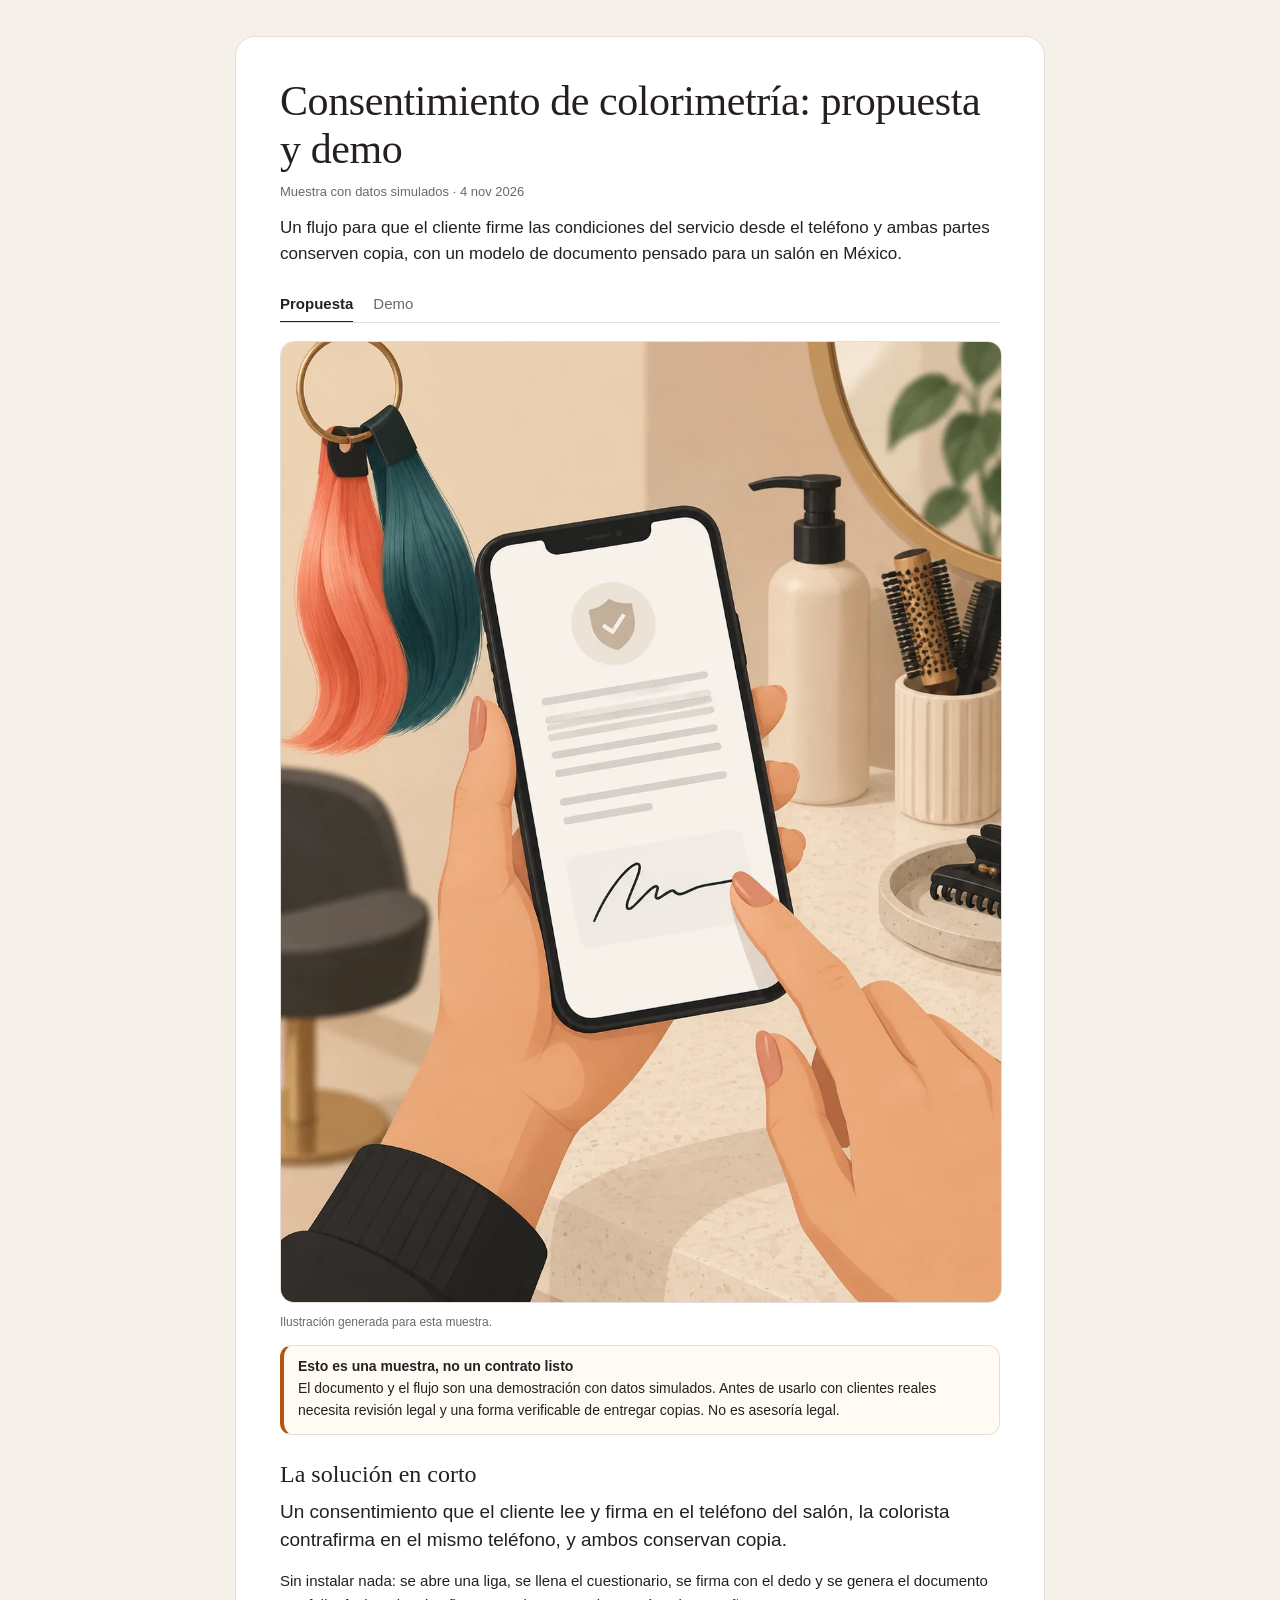
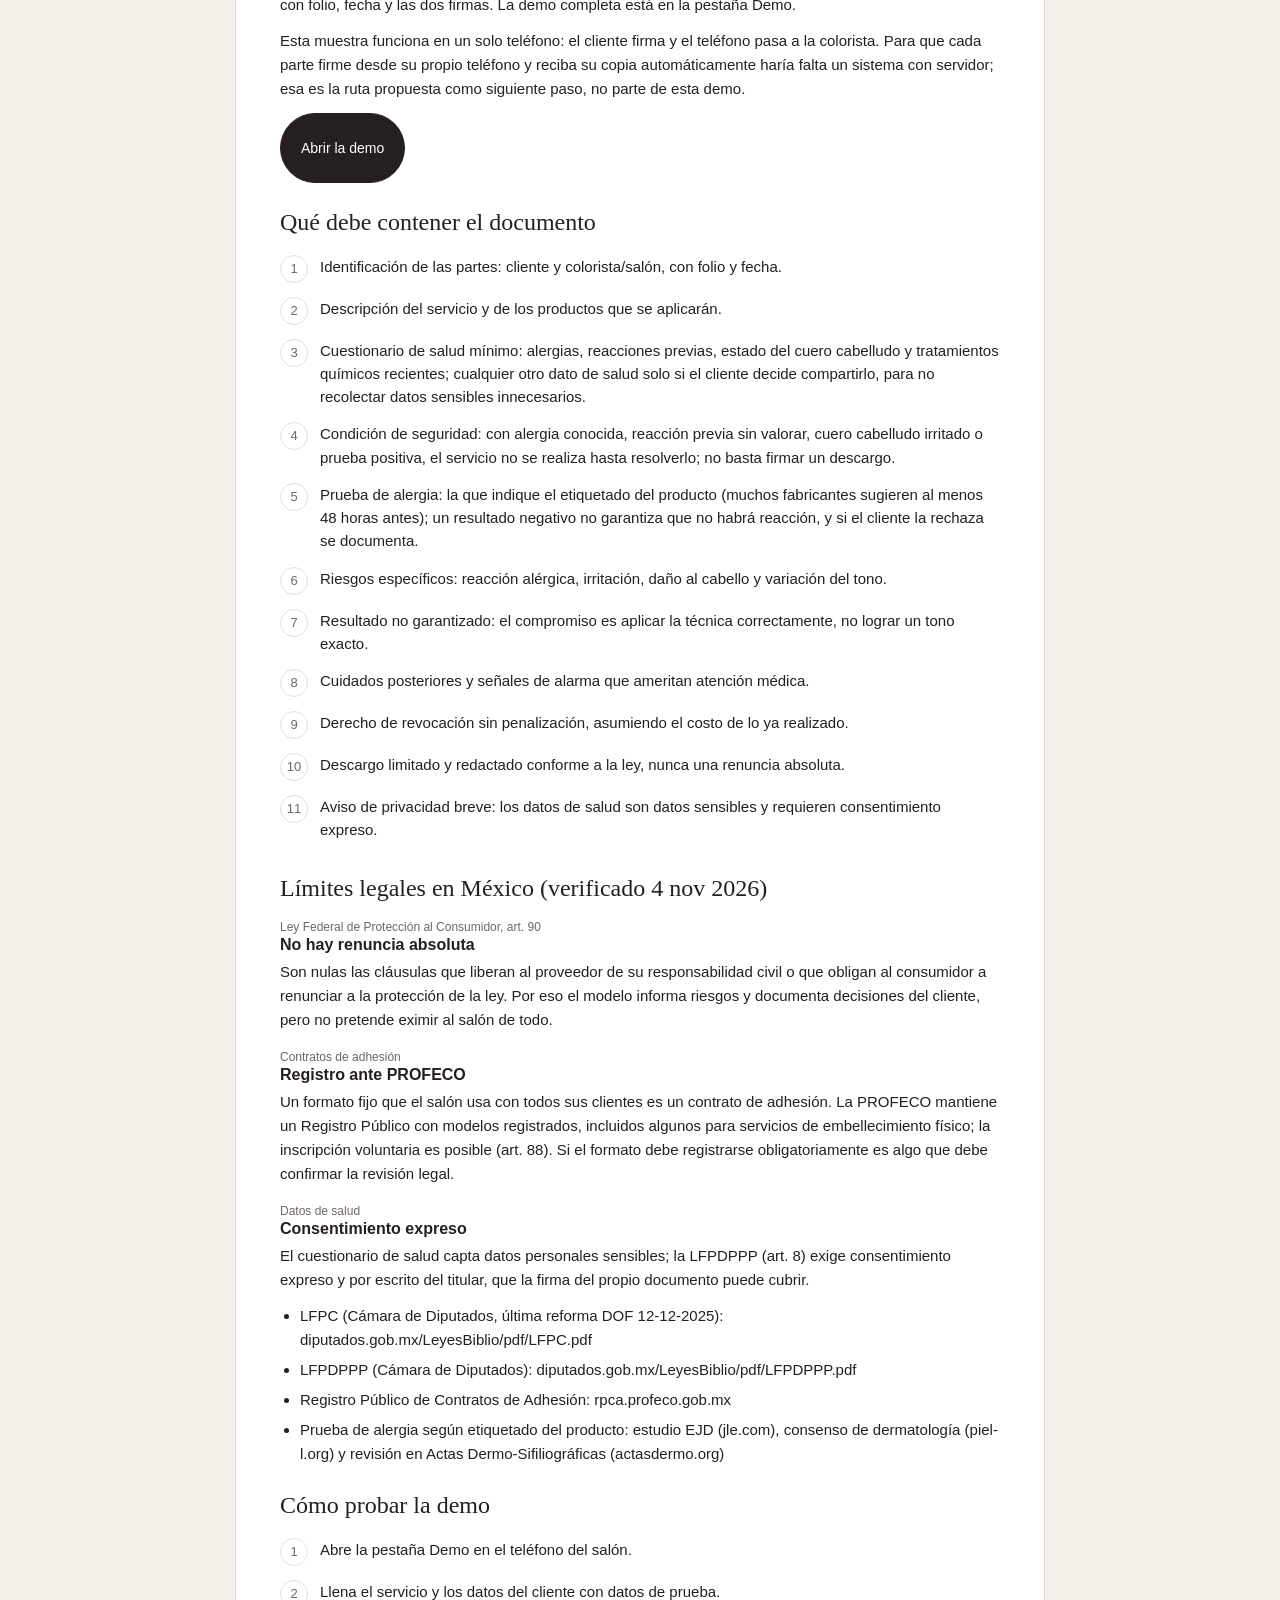
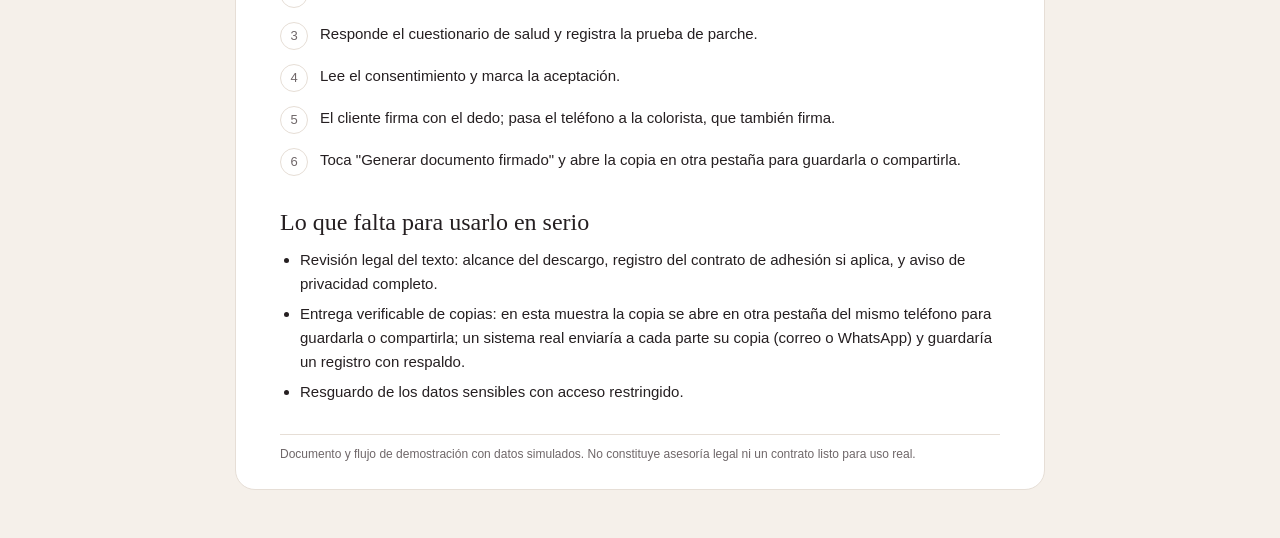
<file: index.html>
<!doctype html>
<html lang="es">
<head>
  <meta charset="utf-8">
  <meta name="viewport" content="width=device-width, initial-scale=1, viewport-fit=cover">
  <title>Consentimiento de colorimetría: propuesta y demo (muestra)</title>
  <meta name="description" content="Muestra con datos simulados de un consentimiento de colorimetría capilar para firmar en el teléfono. No es un contrato válido; requiere revisión legal.">
  <script type="module" crossorigin src="./3-index-CCteCnW8.js"></script>
  <link rel="stylesheet" crossorigin href="./index-Cw1EUidl.css">
</head>
<body>
  <div id="root"></div>
</body>
</html>
</file>
<file: index-Cw1EUidl.css>
:root{--ds-page: #f5f0ea;--ds-ink: #251f21;--ds-ink-2: #6f6769;--ds-hairline: #e6ded6;--ds-teal: #0f766e;--ds-red: #d3343a;--ds-amber: #b45309}html,body,#root{margin:0;min-height:100%}body{background:var(--ds-page);color:var(--ds-ink);font-family:-apple-system,BlinkMacSystemFont,Segoe UI,Roboto,Helvetica,Arial,sans-serif;-webkit-font-smoothing:antialiased}.ds-card{max-width:720px;margin:20px auto 48px;background:#fff;border:1px solid var(--ds-hairline);border-radius:20px;padding:28px 22px 20px}@media (min-width: 760px){.ds-card{padding:40px 44px 28px;margin-top:36px}}.ds-header h1{font-family:Georgia,Iowan Old Style,Times New Roman,serif;font-weight:500;font-size:34px;line-height:1.15;margin:0 0 10px;letter-spacing:-.01em}@media (min-width: 760px){.ds-header h1{font-size:42px}}.ds-fact{font-size:13px;color:var(--ds-ink-2);margin:0 0 16px}.ds-intro{font-size:17px;line-height:1.55;margin:0 0 8px}.file-nav{display:flex;flex-wrap:wrap;gap:20px;border-bottom:1px solid var(--ds-hairline);margin-top:18px}.file-nav a{padding:10px 0;color:var(--ds-ink-2);text-decoration:none;font-size:15px}.file-nav a[aria-current=page]{color:var(--ds-ink);box-shadow:inset 0 -1px 0 var(--ds-ink);font-weight:600}@media (max-width: 600px){.file-nav a{display:inline-flex;align-items:center;min-height:44px}}.ds-group{margin:26px 0}.ds-group-title{font-family:Georgia,Iowan Old Style,serif;font-weight:500;font-size:24px;margin:0 0 10px}.ds-group-label{font-size:13px;color:var(--ds-ink-2);text-transform:uppercase;letter-spacing:.04em;margin:0 0 8px}.ds-heading{margin:18px 0 6px}.ds-heading-sub{font-size:12px;color:var(--ds-ink-2);margin:0 0 2px}.ds-heading h3{font-size:16px;margin:0}.ds-key{font-size:19px;line-height:1.5;margin:6px 0 14px;font-weight:500}.ds-p{font-size:15px;line-height:1.6;margin:0 0 12px}.ds-text{font-size:15px}.ds-callout{border:1px solid var(--ds-hairline);border-left:4px solid var(--ds-teal);border-radius:12px;padding:12px 14px;margin:14px 0;background:#fdfcfa}.ds-callout strong{display:block;font-size:14px;margin-bottom:4px}.ds-callout p{font-size:14px;line-height:1.55;margin:0}.ds-callout-warning{border-left-color:var(--ds-amber);background:#fffbf4}.ds-callout-danger{border-left-color:var(--ds-red);background:#fff6f6}.ds-caption{font-size:12px;color:var(--ds-ink-2);margin:10px 0;line-height:1.5}.ds-facts{border-top:1px solid var(--ds-hairline);margin:12px 0}.ds-facts-row{display:flex;justify-content:space-between;gap:16px;padding:9px 0;border-bottom:1px solid var(--ds-hairline);font-size:14px}.ds-facts-row span{color:var(--ds-ink-2)}.ds-facts-row strong{text-align:right;font-weight:600}.ds-numlist{list-style:none;padding:0;margin:12px 0}.ds-numlist li{display:flex;gap:12px;padding:7px 0;font-size:15px;line-height:1.55}.ds-num{flex:0 0 auto;width:26px;height:26px;border:1px solid var(--ds-hairline);border-radius:999px;display:inline-flex;align-items:center;justify-content:center;font-size:13px;color:var(--ds-ink-2);background:#fff}.ds-bullets{padding-left:20px;margin:12px 0}.ds-bullets li{font-size:15px;line-height:1.6;margin:6px 0}.ds-photos{margin:18px 0 6px}.ds-photos img{width:100%;border-radius:14px;display:block;border:1px solid var(--ds-hairline)}.ds-closing{font-size:12px;color:var(--ds-ink-2);border-top:1px solid var(--ds-hairline);margin-top:30px;padding-top:12px}.ds-textlink{color:var(--ds-teal)}.file-button{display:inline-flex;align-items:center;justify-content:center;gap:8px;border:1px solid var(--ds-ink);border-radius:999px;background:var(--ds-ink);color:#fff;font-size:15px;font-family:inherit;padding:12px 20px;cursor:pointer;text-decoration:none;min-height:44px}.file-button[data-variant=secondary]{background:#fff;color:var(--ds-ink);border-color:var(--ds-hairline)}.file-button.is-compact{font-size:14px}.ac-campo{display:flex;flex-direction:column;gap:6px;margin:12px 0}.ac-campo label{font-size:13px;color:var(--ds-ink-2)}.ac-campo input,.ac-campo select{font-size:16px;padding:10px 12px;border:1px solid var(--ds-hairline);border-radius:10px;background:#fff;color:var(--ds-ink);font-family:inherit;min-height:44px}.ac-doble{display:grid;grid-template-columns:1fr 1fr;gap:12px}.ac-pregunta{display:flex;flex-direction:column;gap:8px;padding:12px 0;border-bottom:1px solid var(--ds-hairline);font-size:15px}.ac-sino{display:flex;gap:10px}.ac-op{min-width:72px;min-height:44px;border:1px solid var(--ds-hairline);border-radius:999px;background:#fff;color:var(--ds-ink);font-size:15px;font-family:inherit;cursor:pointer}.ac-op-sel{border-color:var(--ds-teal);color:var(--ds-teal);font-weight:600}.ac-consent{max-height:320px;overflow-y:auto;border:1px solid var(--ds-hairline);border-radius:12px;padding:4px 14px;background:#fff}.ac-check{display:flex;gap:10px;align-items:flex-start;margin:14px 0;font-size:15px}.ac-check input{width:20px;height:20px;margin-top:2px;accent-color:var(--ds-teal)}.ac-sig{margin:14px 0}.ac-sig-label{display:block;font-size:13px;color:var(--ds-ink-2);margin-bottom:6px}.ac-sig-canvas{display:block;width:100%;height:150px;border:1px solid var(--ds-hairline);border-radius:12px;background:#fff;touch-action:none;cursor:crosshair}.ac-sig-row{display:flex;justify-content:space-between;align-items:center;margin-top:6px}.ac-sig-hint{font-size:12px;color:var(--ds-ink-2)}.ac-doc{position:relative;border:1px solid var(--ds-hairline);border-radius:16px;padding:20px;background:#fff;overflow:hidden}.ac-doc-marca{position:absolute;top:40%;left:0;right:0;text-align:center;font-size:64px;font-weight:700;color:#ed313e12;transform:rotate(-22deg);pointer-events:none;letter-spacing:10px}.ac-doc-aviso{border:2px solid var(--ds-red);border-radius:10px;padding:8px 12px;font-size:13px}.ac-doc-titulo{font-size:19px;margin:14px 0 2px}.ac-doc-sub{font-size:13px;color:var(--ds-ink-2);margin:0 0 10px}.ac-tabla{border-top:1px solid var(--ds-hairline);margin:8px 0 4px}.ac-tabla-fila{display:flex;justify-content:space-between;gap:12px;padding:8px 0;border-bottom:1px solid var(--ds-hairline);font-size:13px}.ac-firmas{display:grid;grid-template-columns:1fr 1fr;gap:16px;margin-top:18px}.ac-firmas>div{text-align:center;font-size:13px}.ac-firmas img{max-width:100%;height:90px;border:1px solid var(--ds-hairline);border-radius:8px;background:#fff;display:block;margin:0 auto 6px}.ac-acciones{display:flex;flex-wrap:wrap;gap:10px;margin-top:16px}@media print{.no-print,.file-nav{display:none!important}}
</file>
